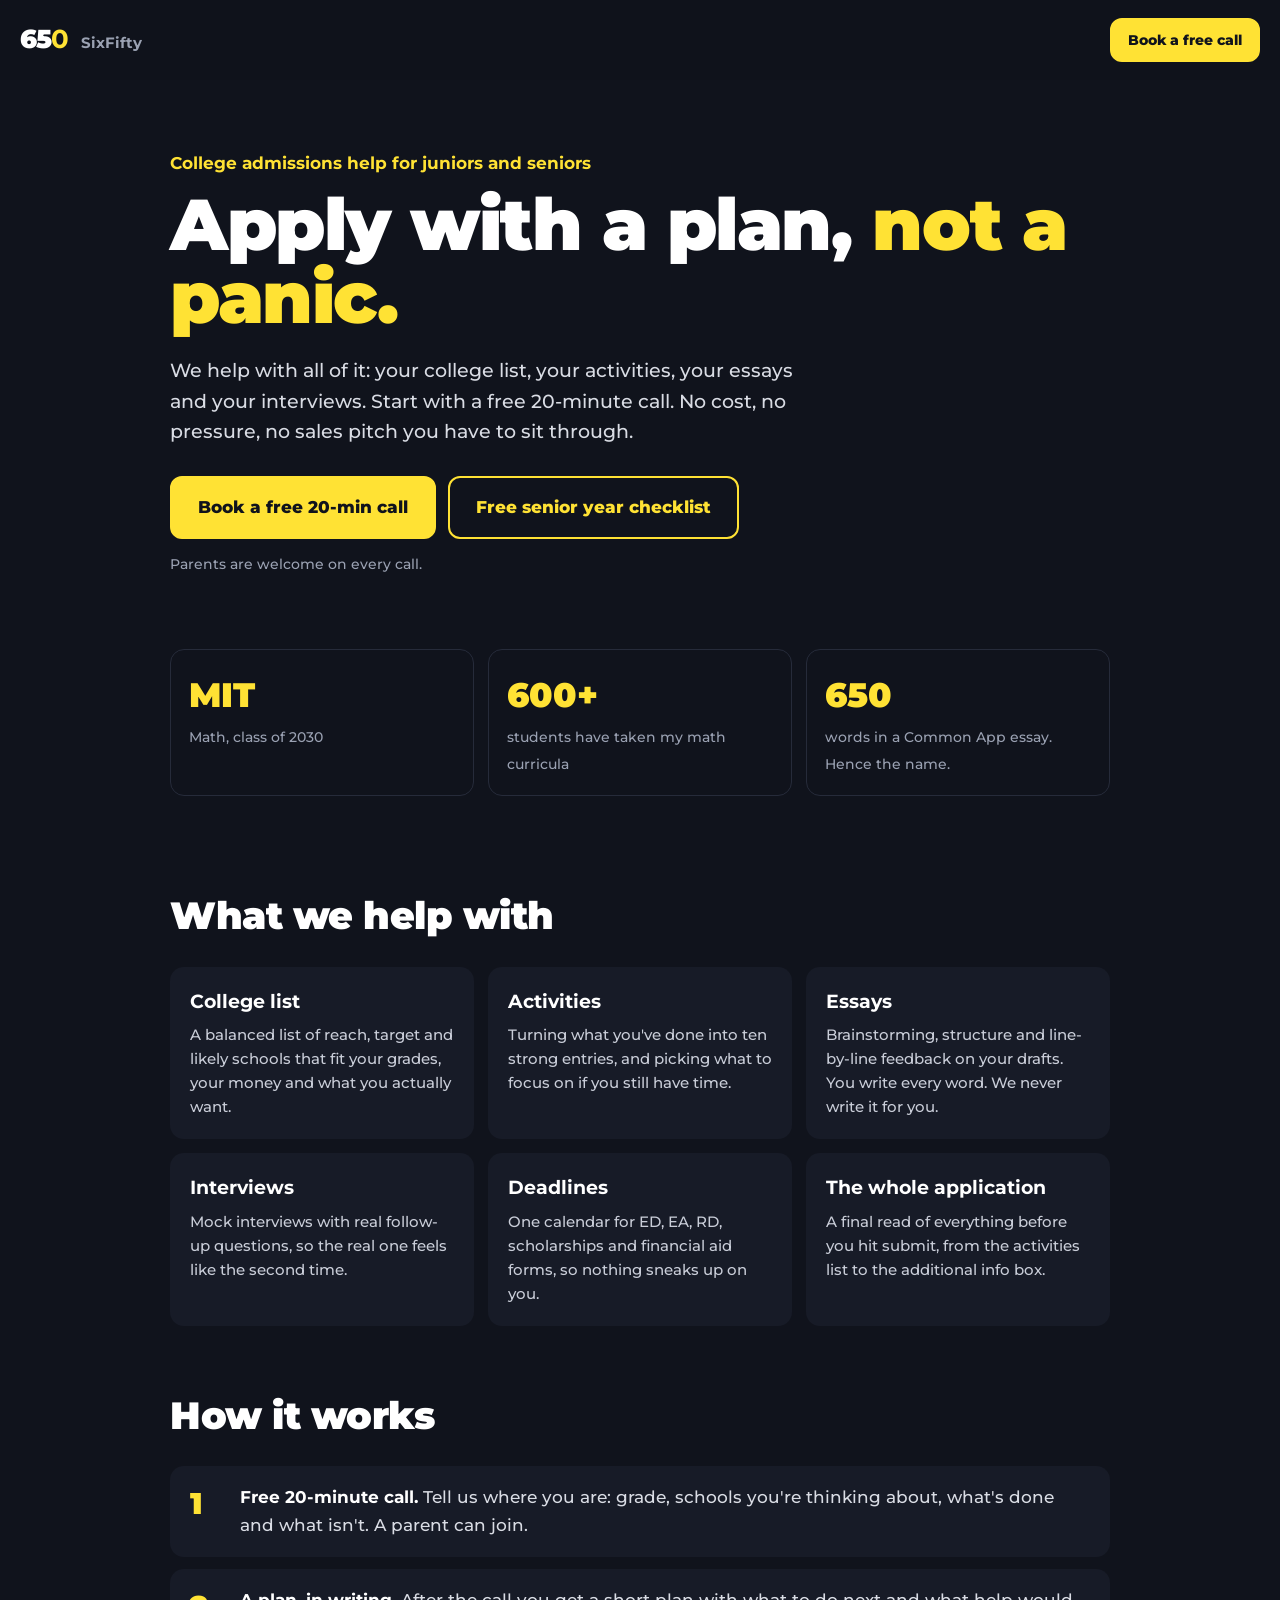
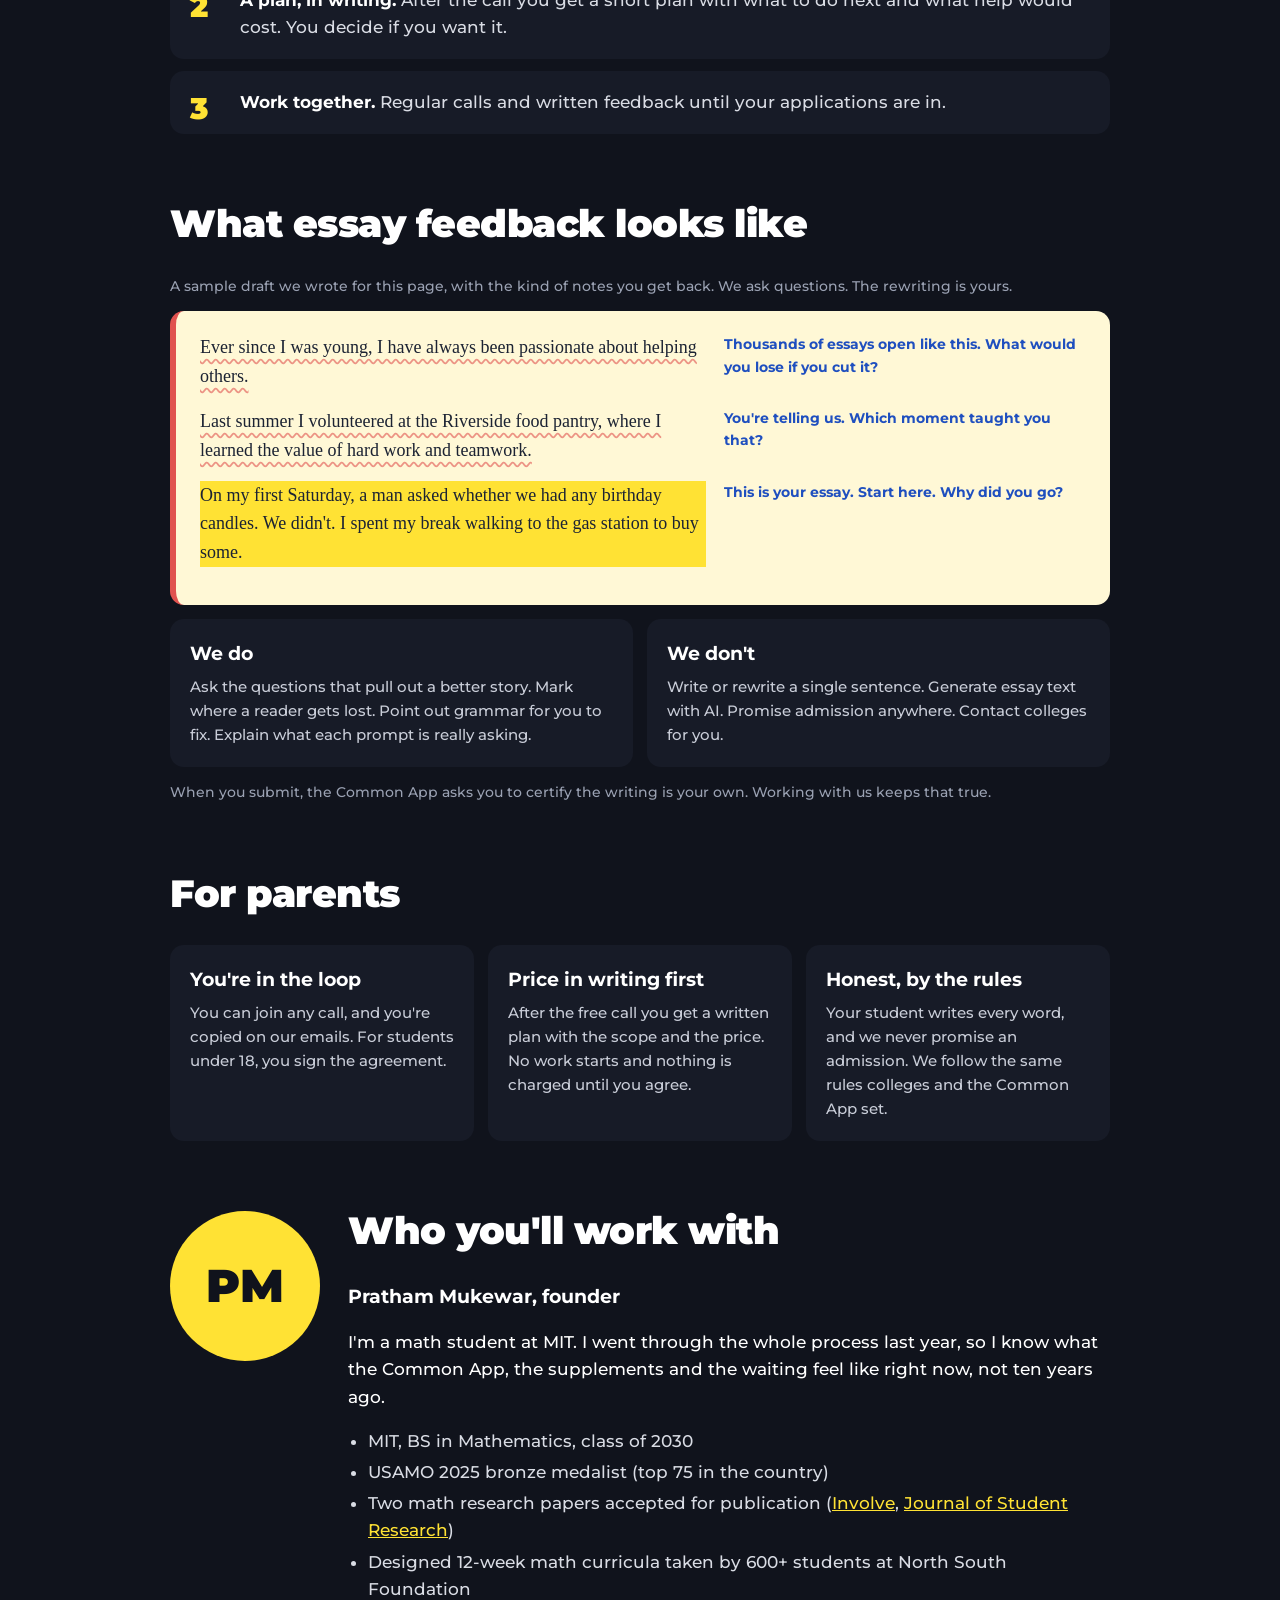
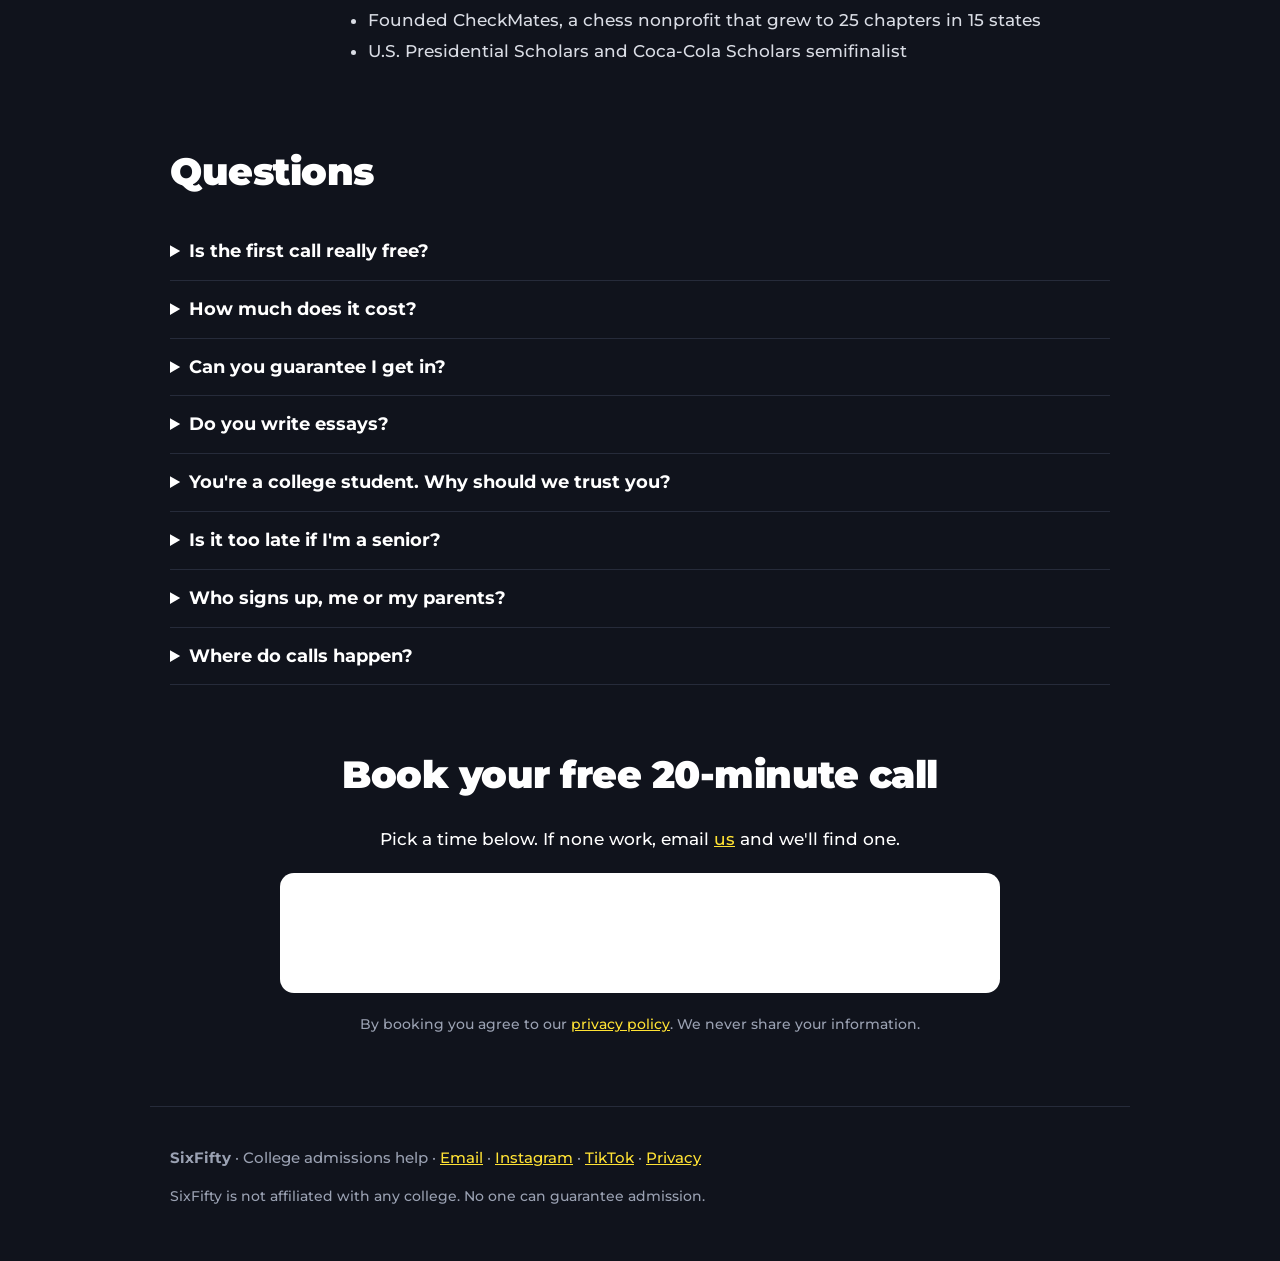
<file: index.html>
<!doctype html>
<html lang="en">
<head>
<meta charset="utf-8">
<meta name="viewport" content="width=device-width, initial-scale=1">
<title>SixFifty | College Admissions Help</title>
<meta name="description" content="College admissions help for high school juniors and seniors: your college list, activities, essays and interviews. Book a free 20-minute call.">
<meta property="og:title" content="SixFifty | College Admissions Help">
<meta property="og:description" content="Your list, activities, essays and interviews. Book a free 20-minute call.">
<meta property="og:image" content="https://prathammukewar.github.io/sixfifty/og.png">
<link rel="icon" href="favicon.svg">
<link rel="preconnect" href="https://fonts.googleapis.com">
<link href="https://fonts.googleapis.com/css2?family=Montserrat:wght@500;700;800;900&display=swap" rel="stylesheet">
<link rel="stylesheet" href="style.css">
</head>
<body>

<header class="top">
  <a class="logo" href="./">65<b>0</b> <span>SixFifty</span></a>
  <a class="btn small book" href="#book">Book a free call</a>
</header>

<section class="hero">
  <p class="kicker">College admissions help for juniors and seniors</p>
  <h1>Apply with a plan, <em>not a panic.</em></h1>
  <p class="lead">We help with all of it: your college list, your activities, your essays and your interviews. Start with a free 20-minute call. No cost, no pressure, no sales pitch you have to sit through.</p>
  <div class="cta-row">
    <a class="btn book" href="#book">Book a free 20-min call</a>
    <a class="btn ghost" href="checklist.html">Free senior year checklist</a>
  </div>
  <p class="fine">Parents are welcome on every call.</p>
</section>

<section class="band">
  <div class="stat"><b>MIT</b><span>Math, class of 2030</span></div>
  <div class="stat"><b>600+</b><span>students have taken my math curricula</span></div>
  <div class="stat"><b>650</b><span>words in a Common App essay. Hence the name.</span></div>
</section>

<section id="help">
  <h2>What we help with</h2>
  <div class="grid">
    <div class="card"><h3>College list</h3><p>A balanced list of reach, target and likely schools that fit your grades, your money and what you actually want.</p></div>
    <div class="card"><h3>Activities</h3><p>Turning what you've done into ten strong entries, and picking what to focus on if you still have time.</p></div>
    <div class="card"><h3>Essays</h3><p>Brainstorming, structure and line-by-line feedback on your drafts. You write every word. We never write it for you.</p></div>
    <div class="card"><h3>Interviews</h3><p>Mock interviews with real follow-up questions, so the real one feels like the second time.</p></div>
    <div class="card"><h3>Deadlines</h3><p>One calendar for ED, EA, RD, scholarships and financial aid forms, so nothing sneaks up on you.</p></div>
    <div class="card"><h3>The whole application</h3><p>A final read of everything before you hit submit, from the activities list to the additional info box.</p></div>
  </div>
</section>

<section id="how">
  <h2>How it works</h2>
  <ol class="steps">
    <li><b>Free 20-minute call.</b> Tell us where you are: grade, schools you're thinking about, what's done and what isn't. A parent can join.</li>
    <li><b>A plan, in writing.</b> After the call you get a short plan with what to do next and what help would cost. You decide if you want it.</li>
    <li><b>Work together.</b> Regular calls and written feedback until your applications are in.</li>
  </ol>
</section>

<section id="notes">
  <h2>What essay feedback looks like</h2>
  <p class="fine">A sample draft we wrote for this page, with the kind of notes you get back. We ask questions. The rewriting is yours.</p>
  <div class="draft">
    <p><span class="line">Ever since I was young, I have always been passionate about helping others.</span><span class="note">Thousands of essays open like this. What would you lose if you cut it?</span></p>
    <p><span class="line">Last summer I volunteered at the Riverside food pantry, where I learned the value of hard work and teamwork.</span><span class="note">You're telling us. Which moment taught you that?</span></p>
    <p><span class="line good">On my first Saturday, a man asked whether we had any birthday candles. We didn't. I spent my break walking to the gas station to buy some.</span><span class="note">This is your essay. Start here. Why did you go?</span></p>
  </div>
  <div class="grid two">
    <div class="card"><h3>We do</h3><p>Ask the questions that pull out a better story. Mark where a reader gets lost. Point out grammar for you to fix. Explain what each prompt is really asking.</p></div>
    <div class="card"><h3>We don't</h3><p>Write or rewrite a single sentence. Generate essay text with AI. Promise admission anywhere. Contact colleges for you.</p></div>
  </div>
  <p class="fine">When you submit, the Common App asks you to certify the writing is your own. Working with us keeps that true.</p>
</section>

<section id="parents">
  <h2>For parents</h2>
  <div class="grid">
    <div class="card"><h3>You're in the loop</h3><p>You can join any call, and you're copied on our emails. For students under 18, you sign the agreement.</p></div>
    <div class="card"><h3>Price in writing first</h3><p>After the free call you get a written plan with the scope and the price. No work starts and nothing is charged until you agree.</p></div>
    <div class="card"><h3>Honest, by the rules</h3><p>Your student writes every word, and we never promise an admission. We follow the same rules colleges and the Common App set.</p></div>
  </div>
</section>

<section id="founder" class="founder">
  <div class="photo" aria-hidden="true">PM</div>
  <div>
    <h2>Who you'll work with</h2>
    <h3>Pratham Mukewar, founder</h3>
    <p>I'm a math student at MIT. I went through the whole process last year, so I know what the Common App, the supplements and the waiting feel like right now, not ten years ago.</p>
    <ul class="creds">
      <li>MIT, BS in Mathematics, class of 2030</li>
      <li>USAMO 2025 bronze medalist (top 75 in the country)</li>
      <li>Two math research papers accepted for publication (<a href="https://arxiv.org/abs/2508.06739">Involve</a>, <a href="https://arxiv.org/abs/2507.20003">Journal of Student Research</a>)</li>
      <li>Designed 12-week math curricula taken by 600+ students at North South Foundation</li>
      <li>Founded CheckMates, a chess nonprofit that grew to 25 chapters in 15 states</li>
      <li>U.S. Presidential Scholars and Coca-Cola Scholars semifinalist</li>
    </ul>
  </div>
</section>

<section id="faq">
  <h2>Questions</h2>
  <details><summary>Is the first call really free?</summary><p>Yes. It's 20 minutes, it costs nothing, and you don't have to buy anything after it.</p></details>
  <details><summary>How much does it cost?</summary><p>It depends on how much help you want and how close your deadlines are. After the free call we send a written plan with the price, before any work starts. You can also pay for a single essay review or one session.</p></details>
  <details><summary>Can you guarantee I get in?</summary><p>No, and nobody honest can. Admissions decisions belong to the colleges. What we can promise is a clear plan, honest feedback and applications you're proud of.</p></details>
  <details><summary>Do you write essays?</summary><p>Never. You write every word. We ask questions, help you find the story and give feedback on your drafts. Colleges treat essays written by someone else, or by AI, as fraud, and so do we.</p></details>
  <details><summary>You're a college student. Why should we trust you?</summary><p>I'm not a former admissions officer and I don't claim inside knowledge. I went through this process last year, I read carefully, and I'll tell you the truth about your application. If your family wants a credentialed counselor, look for IECA or HECA members.</p></details>
  <details><summary>Is it too late if I'm a senior?</summary><p>Usually not. Regular decision deadlines are mostly in early January, and there's a lot we can do in a few weeks. Book a call and we'll tell you honestly what's realistic.</p></details>
  <details><summary>Who signs up, me or my parents?</summary><p>Students can book the free call. If you're under 18, a parent or guardian signs the agreement and handles payment, and they're copied on our emails.</p></details>
  <details><summary>Where do calls happen?</summary><p>Online, over Google Meet or Zoom, so it doesn't matter where you live.</p></details>
</section>

<section id="book" class="book-box">
  <h2>Book your free 20-minute call</h2>
  <p>Pick a time below. If none work, email <a class="mail" href="#">us</a> and we'll find one.</p>
  <div id="cal" class="cal"></div>
  <p class="fine">By booking you agree to our <a href="privacy.html">privacy policy</a>. We never share your information.</p>
</section>

<footer>
  <p><b>SixFifty</b> · College admissions help · <a class="mail" href="#">Email</a> · <a href="https://www.instagram.com/sixfifty.consulting/">Instagram</a> · <a href="https://www.tiktok.com/@sixfifty.collegehelp">TikTok</a> · <a href="privacy.html">Privacy</a></p>
  <p class="fine">SixFifty is not affiliated with any college. No one can guarantee admission.</p>
</footer>

<script src="config.js?v=2"></script>
<script src="main.js?v=2"></script>
</body>
</html>
</file>
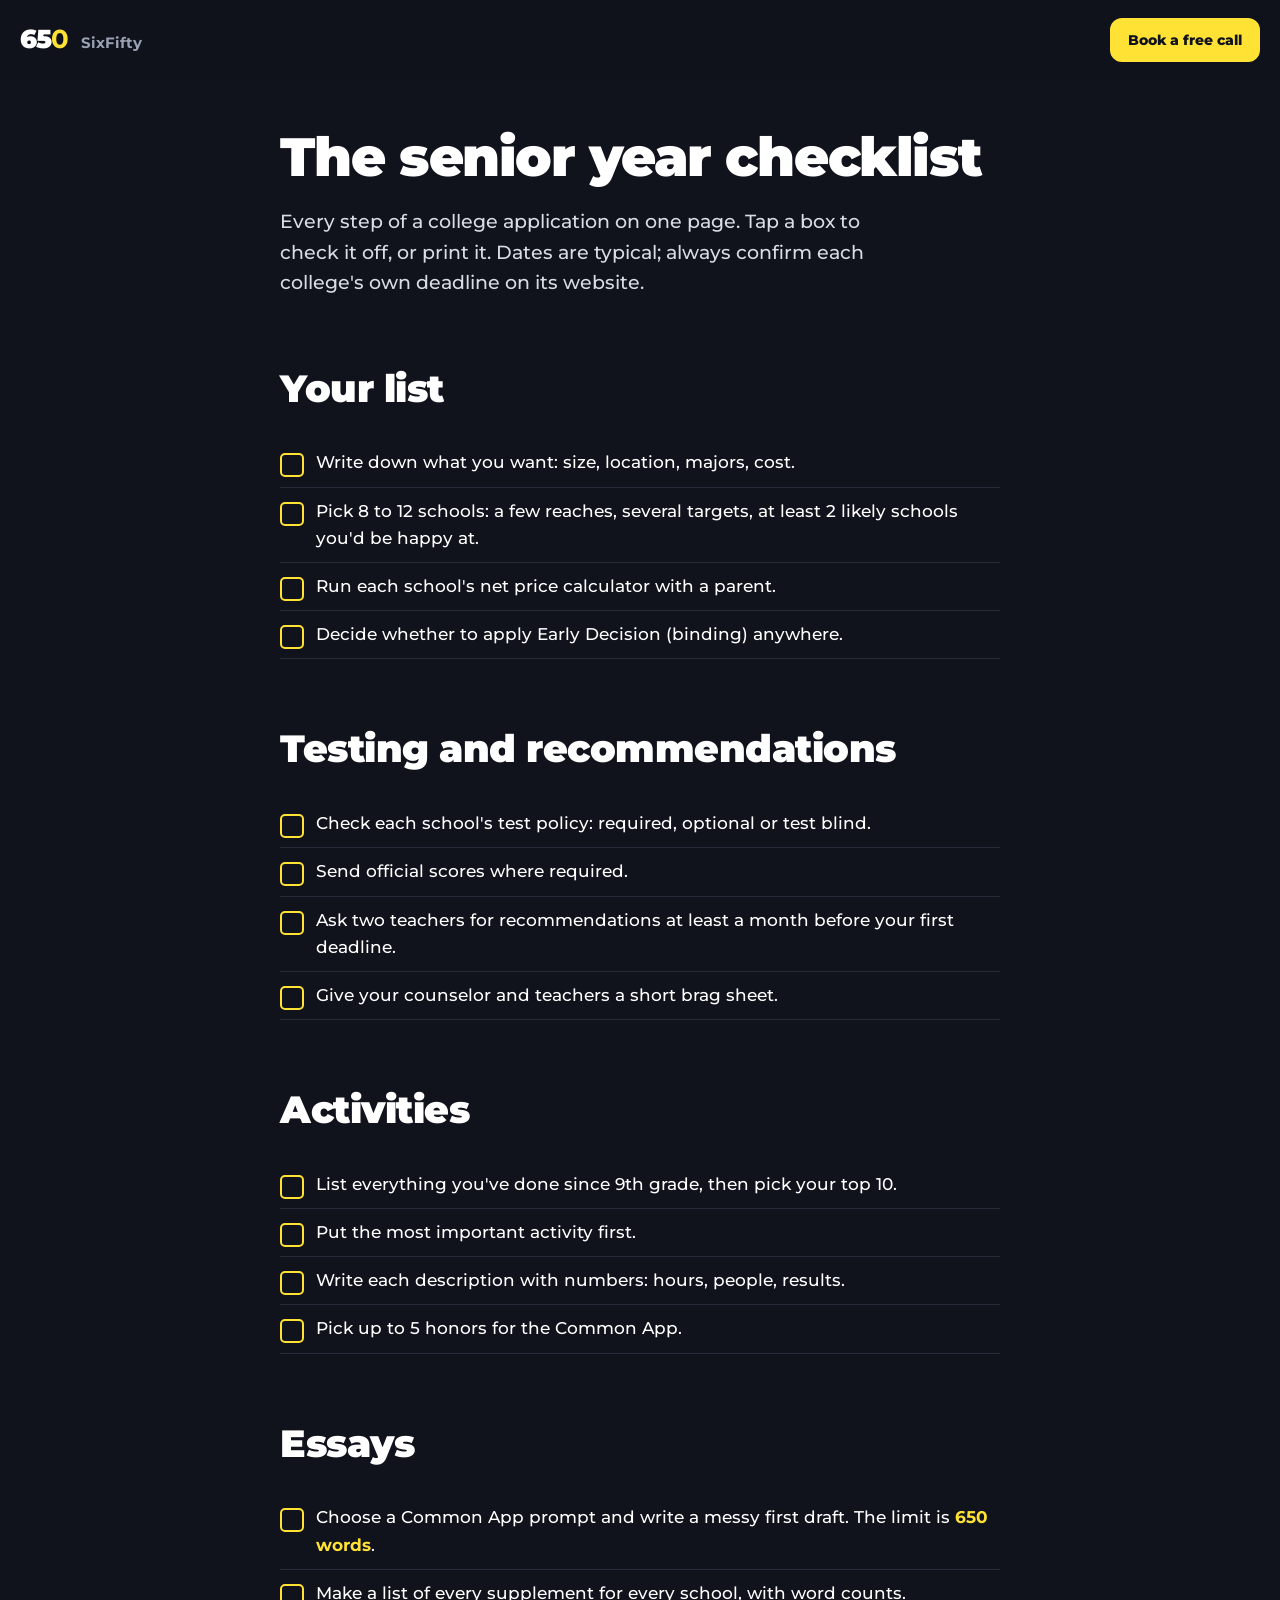
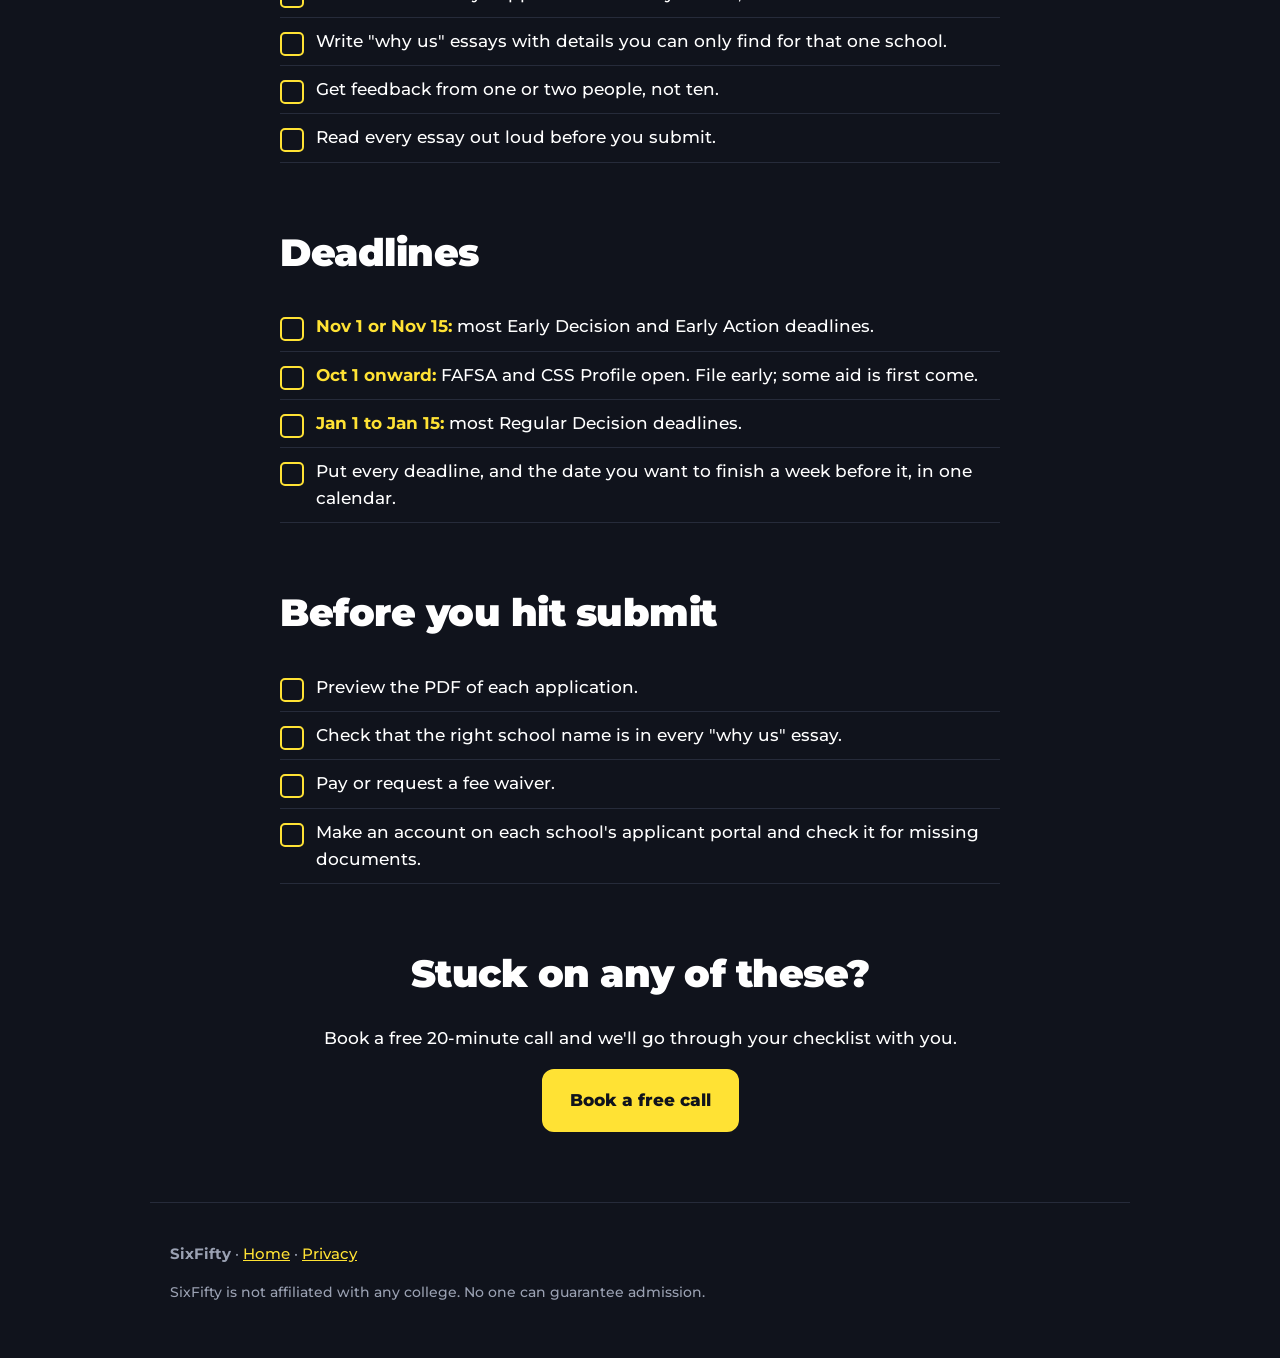
<file: checklist.html>
<!doctype html>
<html lang="en">
<head>
<meta charset="utf-8">
<meta name="viewport" content="width=device-width, initial-scale=1">
<title>Senior Year Checklist | SixFifty</title>
<meta name="description" content="A free checklist of every step in a college application, from the list to the final submit.">
<link rel="icon" href="favicon.svg">
<link href="https://fonts.googleapis.com/css2?family=Montserrat:wght@500;700;800;900&display=swap" rel="stylesheet">
<link rel="stylesheet" href="style.css">
</head>
<body>
<header class="top">
  <a class="logo" href="./">65<b>0</b> <span>SixFifty</span></a>
  <a class="btn small" href="./#book">Book a free call</a>
</header>
<section class="page">
  <h1>The senior year checklist</h1>
  <p class="lead">Every step of a college application on one page. Tap a box to check it off, or print it. Dates are typical; always confirm each college's own deadline on its website.</p>

  <h2>Your list</h2>
  <ul class="check">
    <li>Write down what you want: size, location, majors, cost.</li>
    <li>Pick 8 to 12 schools: a few reaches, several targets, at least 2 likely schools you'd be happy at.</li>
    <li>Run each school's net price calculator with a parent.</li>
    <li>Decide whether to apply Early Decision (binding) anywhere.</li>
  </ul>

  <h2>Testing and recommendations</h2>
  <ul class="check">
    <li>Check each school's test policy: required, optional or test blind.</li>
    <li>Send official scores where required.</li>
    <li>Ask two teachers for recommendations at least a month before your first deadline.</li>
    <li>Give your counselor and teachers a short brag sheet.</li>
  </ul>

  <h2>Activities</h2>
  <ul class="check">
    <li>List everything you've done since 9th grade, then pick your top 10.</li>
    <li>Put the most important activity first.</li>
    <li>Write each description with numbers: hours, people, results.</li>
    <li>Pick up to 5 honors for the Common App.</li>
  </ul>

  <h2>Essays</h2>
  <ul class="check">
    <li>Choose a Common App prompt and write a messy first draft. The limit is <b>650 words</b>.</li>
    <li>Make a list of every supplement for every school, with word counts.</li>
    <li>Write "why us" essays with details you can only find for that one school.</li>
    <li>Get feedback from one or two people, not ten.</li>
    <li>Read every essay out loud before you submit.</li>
  </ul>

  <h2>Deadlines</h2>
  <ul class="check">
    <li><b>Nov 1 or Nov 15:</b> most Early Decision and Early Action deadlines.</li>
    <li><b>Oct 1 onward:</b> FAFSA and CSS Profile open. File early; some aid is first come.</li>
    <li><b>Jan 1 to Jan 15:</b> most Regular Decision deadlines.</li>
    <li>Put every deadline, and the date you want to finish a week before it, in one calendar.</li>
  </ul>

  <h2>Before you hit submit</h2>
  <ul class="check">
    <li>Preview the PDF of each application.</li>
    <li>Check that the right school name is in every "why us" essay.</li>
    <li>Pay or request a fee waiver.</li>
    <li>Make an account on each school's applicant portal and check it for missing documents.</li>
  </ul>

  <div class="book-box" style="margin-top:50px">
    <h2>Stuck on any of these?</h2>
    <p>Book a free 20-minute call and we'll go through your checklist with you.</p>
    <a class="btn" href="./#book">Book a free call</a>
  </div>
</section>
<footer><p><b>SixFifty</b> · <a href="./">Home</a> · <a href="privacy.html">Privacy</a></p><p class="fine">SixFifty is not affiliated with any college. No one can guarantee admission.</p></footer>
<script>
document.querySelectorAll('.check li').forEach(function(li,i){
  var k='sf-check-'+i;
  try{ if(localStorage.getItem(k)) li.classList.add('done'); }catch(e){}
  li.addEventListener('click',function(){
    li.classList.toggle('done');
    try{ li.classList.contains('done')?localStorage.setItem(k,1):localStorage.removeItem(k); }catch(e){}
  });
});
</script>
<style>.check li{cursor:pointer}.check li.done{color:var(--mute);text-decoration:line-through}.check li.done:before{background:var(--y)}</style>
</body>
</html>
</file>
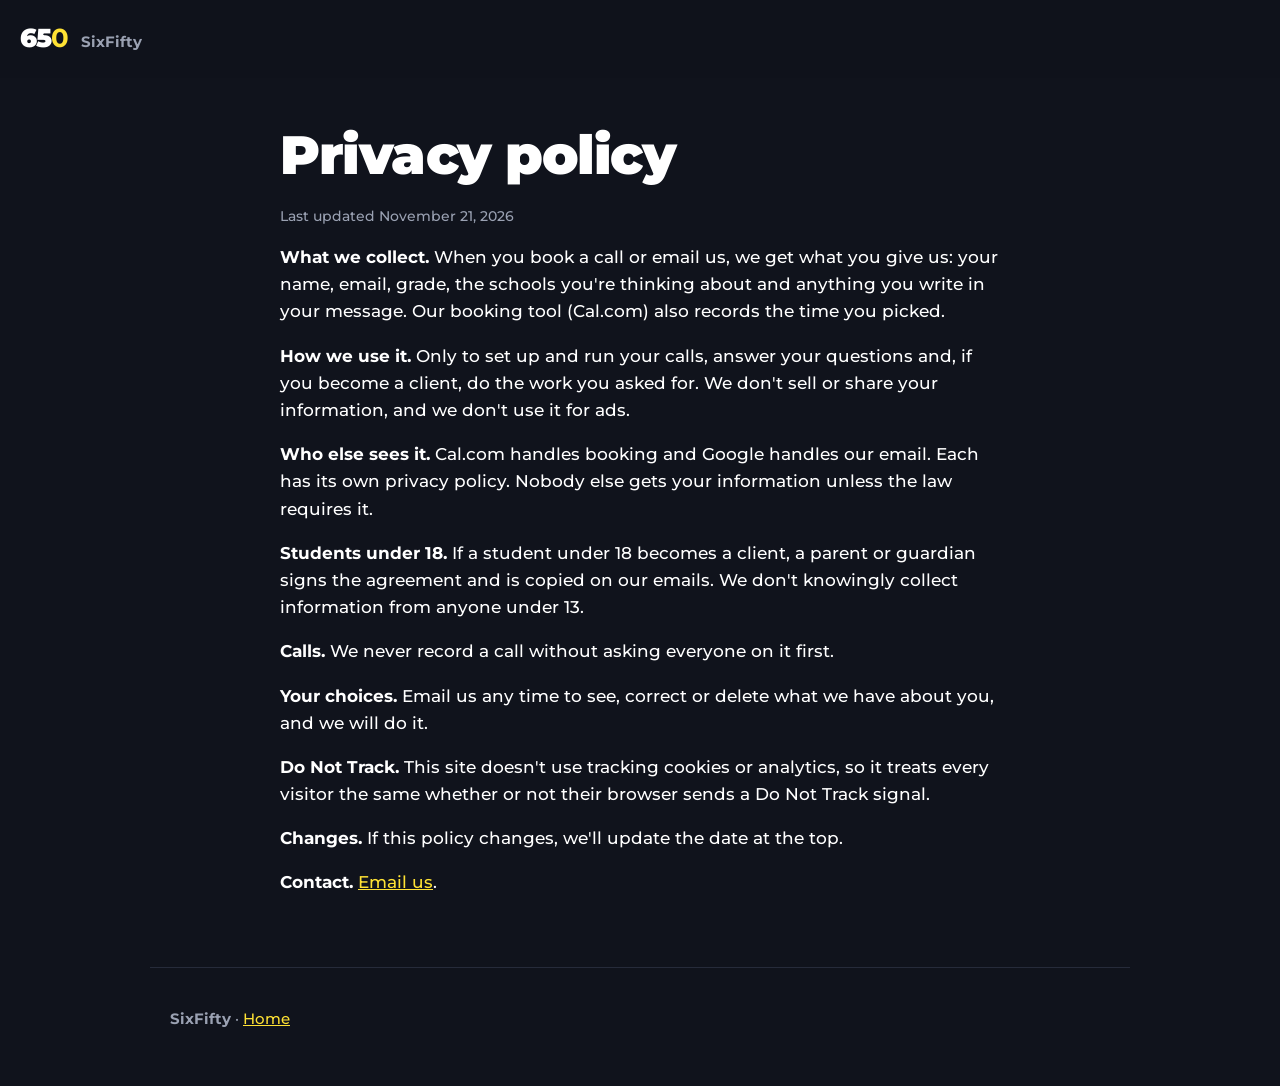
<file: privacy.html>
<!doctype html>
<html lang="en">
<head>
<meta charset="utf-8">
<meta name="viewport" content="width=device-width, initial-scale=1">
<title>Privacy | SixFifty</title>
<link rel="icon" href="favicon.svg">
<link href="https://fonts.googleapis.com/css2?family=Montserrat:wght@500;700;800;900&display=swap" rel="stylesheet">
<link rel="stylesheet" href="style.css">
</head>
<body>
<header class="top"><a class="logo" href="./">65<b>0</b> <span>SixFifty</span></a></header>
<section class="page">
  <h1>Privacy policy</h1>
  <p class="fine">Last updated November 21, 2026</p>
  <p><b>What we collect.</b> When you book a call or email us, we get what you give us: your name, email, grade, the schools you're thinking about and anything you write in your message. Our booking tool (Cal.com) also records the time you picked.</p>
  <p><b>How we use it.</b> Only to set up and run your calls, answer your questions and, if you become a client, do the work you asked for. We don't sell or share your information, and we don't use it for ads.</p>
  <p><b>Who else sees it.</b> Cal.com handles booking and Google handles our email. Each has its own privacy policy. Nobody else gets your information unless the law requires it.</p>
  <p><b>Students under 18.</b> If a student under 18 becomes a client, a parent or guardian signs the agreement and is copied on our emails. We don't knowingly collect information from anyone under 13.</p>
  <p><b>Calls.</b> We never record a call without asking everyone on it first.</p>
  <p><b>Your choices.</b> Email us any time to see, correct or delete what we have about you, and we will do it.</p>
  <p><b>Do Not Track.</b> This site doesn't use tracking cookies or analytics, so it treats every visitor the same whether or not their browser sends a Do Not Track signal.</p>
  <p><b>Changes.</b> If this policy changes, we'll update the date at the top.</p>
  <p><b>Contact.</b> <a class="mail" href="#">Email us</a>.</p>
</section>
<footer><p><b>SixFifty</b> · <a href="./">Home</a></p></footer>
<script src="config.js?v=2"></script>
<script src="main.js?v=2"></script>
</body>
</html>
</file>
<file: style.css>
:root{--ink:#10131c;--y:#ffe234;--w:#fff;--mute:#9aa1b2;--line:#262b3a;--card:#171b27}
*{box-sizing:border-box}
html{scroll-behavior:smooth}
body{margin:0;background:var(--ink);color:var(--w);font:500 17px/1.6 Montserrat,Arial,sans-serif}
a{color:var(--y)}
section,header,footer{max-width:980px;margin:0 auto;padding:0 20px}
.top{display:flex;justify-content:space-between;align-items:center;padding-top:18px;padding-bottom:18px;position:sticky;top:0;background:rgba(16,19,28,.92);backdrop-filter:blur(8px);z-index:5;max-width:none}
.logo{font-weight:900;font-size:26px;color:var(--w);text-decoration:none;letter-spacing:-1px}
.logo b{color:var(--y)}
.logo span{font-size:15px;font-weight:700;letter-spacing:0;margin-left:6px;color:var(--mute)}
.btn{display:inline-block;background:var(--y);color:var(--ink);font-weight:800;text-decoration:none;padding:16px 26px;border-radius:12px;border:2px solid var(--y)}
.btn:hover{filter:brightness(1.05);transform:translateY(-1px)}
.btn.small{padding:9px 16px;font-size:14px}
.btn.ghost{background:transparent;color:var(--y)}
.hero{padding-top:70px;padding-bottom:50px}
.kicker{color:var(--y);font-weight:700;text-transform:none;margin:0 0 10px}
h1{font-size:clamp(40px,7vw,72px);line-height:1.02;margin:0 0 22px;font-weight:900;letter-spacing:-1.5px}
h1 em{font-style:normal;color:var(--y)}
.lead{font-size:19px;max-width:640px;color:#d9dce4}
.cta-row{display:flex;gap:12px;flex-wrap:wrap;margin:28px 0 10px}
.fine{color:var(--mute);font-size:14px}
.band{display:grid;grid-template-columns:repeat(3,1fr);gap:14px;padding-top:10px;padding-bottom:30px}
.stat{border:1px solid var(--line);border-radius:14px;padding:18px}
.stat b{display:block;font-size:34px;font-weight:900;color:var(--y)}
.stat span{color:var(--mute);font-size:14px}
h2{font-size:clamp(28px,4vw,38px);font-weight:900;margin:60px 0 20px;letter-spacing:-.5px}
h3{margin:0 0 6px;font-size:19px}
.grid{display:grid;grid-template-columns:repeat(3,1fr);gap:14px}
.card{background:var(--card);border-radius:14px;padding:20px}
.card p{margin:0;color:#c9cdd8;font-size:15px}
.steps{counter-reset:s;list-style:none;padding:0;margin:0;display:grid;gap:12px}
.steps li{counter-increment:s;background:var(--card);border-radius:14px;padding:18px 20px 18px 70px;position:relative;color:#d9dce4}
.steps li:before{content:counter(s);position:absolute;left:20px;top:14px;font-weight:900;font-size:30px;color:var(--y)}
.steps b{color:var(--w)}
.founder{display:grid;grid-template-columns:150px 1fr;gap:28px;align-items:start}
.founder h2{margin-top:60px}
.photo{margin-top:70px;width:150px;height:150px;border-radius:50%;background:var(--y);color:var(--ink);display:grid;place-items:center;font-weight:900;font-size:46px;background-size:cover;background-position:center}
.creds{padding-left:20px;color:#d9dce4}
.creds li{margin:4px 0}
details{border-bottom:1px solid var(--line);padding:14px 0}
summary{cursor:pointer;font-weight:700;font-size:18px}
details p{color:#c9cdd8;margin:10px 0 0}
.book-box{text-align:center}
.cal{min-height:120px;margin:20px auto;max-width:720px;background:var(--w);border-radius:14px;overflow:hidden}
.cal.empty{background:transparent;min-height:0}
footer{border-top:1px solid var(--line);margin-top:70px;padding-top:24px;padding-bottom:40px;color:var(--mute);font-size:15px}
.page{max-width:760px}
.page h1{font-size:clamp(34px,6vw,54px);margin-top:50px}
.check{list-style:none;padding:0}
.check li{padding:10px 0 10px 36px;position:relative;border-bottom:1px solid var(--line)}
.check li:before{content:"";position:absolute;left:0;top:14px;width:20px;height:20px;border:2px solid var(--y);border-radius:5px}
.check li b{color:var(--y)}
@media (max-width:720px){
  .band,.grid{grid-template-columns:1fr}
  .founder{grid-template-columns:1fr}
  .photo{margin-top:40px;width:110px;height:110px;font-size:34px}
  .founder h2{margin-top:10px}
  .logo span{display:none}
  .hero{padding-top:40px}
}
@media print{body{background:#fff;color:#000}.top,footer .fine,.cta-row{display:none}.check li:before{border-color:#000}.check li b{color:#000}a{color:#000}}
.draft{background:#fff8d6;color:#1c2333;border-radius:14px;padding:22px 24px;border-left:6px solid #e0524f;font-family:Georgia,serif;font-size:18px}
.draft p{margin:0 0 16px;display:grid;grid-template-columns:1.4fr 1fr;gap:18px}
.draft .line{text-decoration:underline wavy rgba(224,82,79,.6);text-underline-offset:5px}
.draft .line.good{text-decoration:none;background:#ffe234}
.draft .note{font-family:Montserrat,Arial,sans-serif;font-size:14px;font-weight:700;color:#1f4fbf}
.grid.two{grid-template-columns:1fr 1fr;margin-top:14px}
@media (max-width:720px){.draft p{grid-template-columns:1fr;gap:4px}.grid.two{grid-template-columns:1fr}}
</file>
